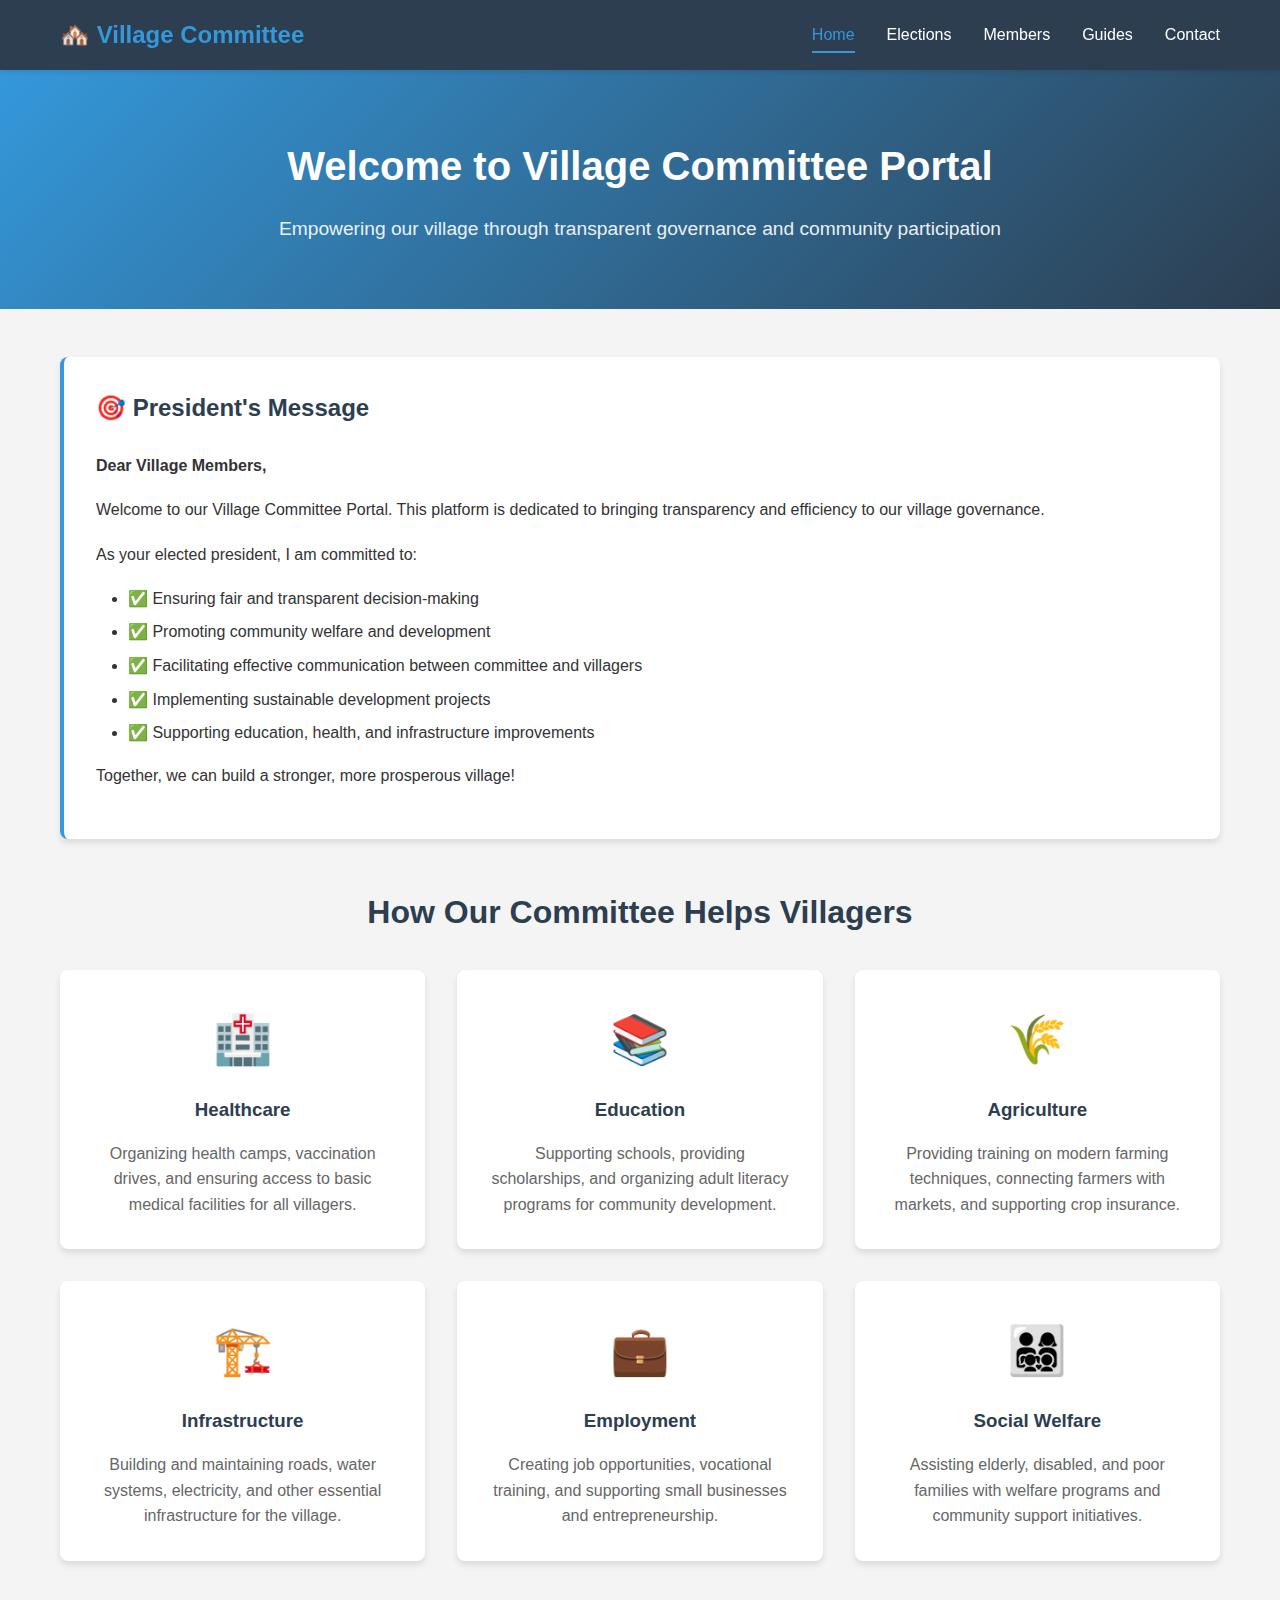
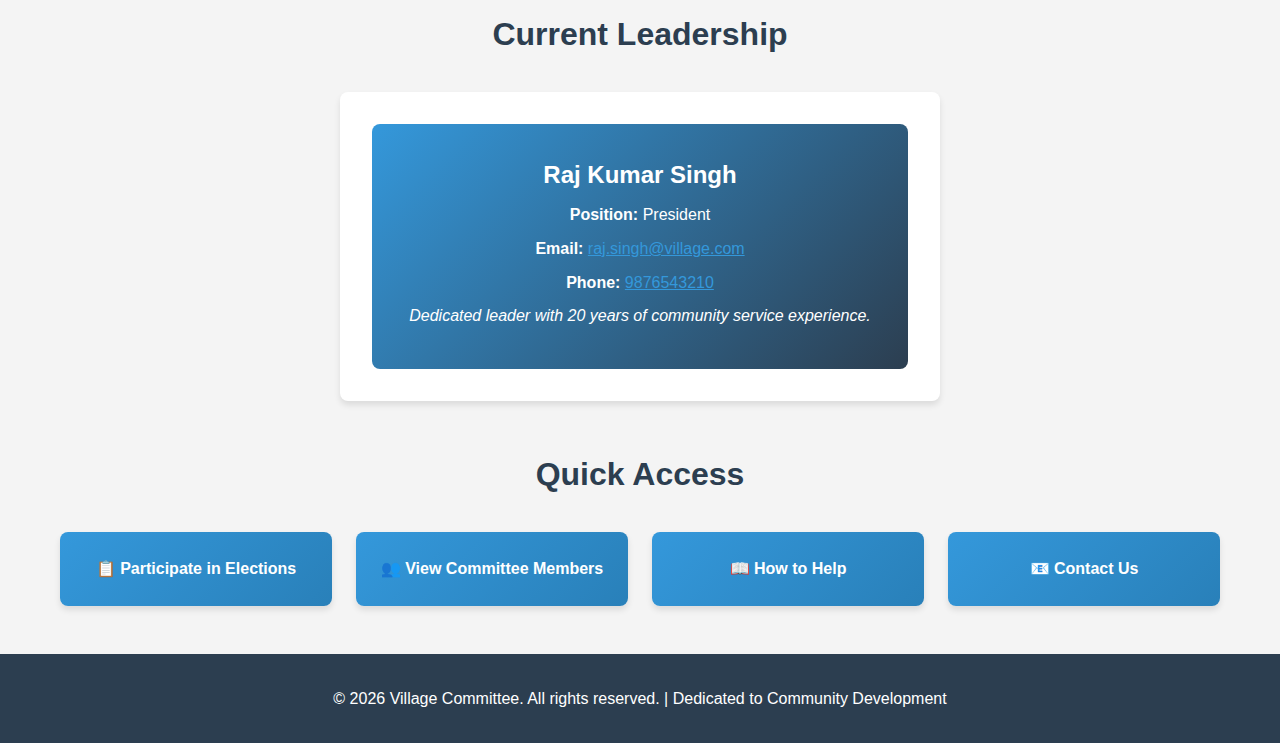
<file: index.html>
<!DOCTYPE html>
<html lang="en">
<head>
    <meta charset="UTF-8">
    <meta name="viewport" content="width=device-width, initial-scale=1.0">
    <title>Village Committee - Home</title>
    <link rel="stylesheet" href="css/styles.css">
    <link rel="icon" href="data:image/svg+xml,<svg xmlns='http://www.w3.org/2000/svg'><text y='32' font-size='32'>🏘️</text></svg>">
</head>
<body>
    <!-- Navigation Bar -->
    <nav class="navbar">
        <div class="container">
            <div class="logo">🏘️ Village Committee</div>
            <ul class="nav-links">
                <li><a href="index.html" class="active">Home</a></li>
                <li><a href="pages/election.html">Elections</a></li>
                <li><a href="pages/members.html">Members</a></li>
                <li><a href="pages/guides.html">Guides</a></li>
                <li><a href="pages/contact.html">Contact</a></li>
            </ul>
        </div>
    </nav>

    <!-- Header Section -->
    <header class="header">
        <div class="container">
            <h1>Welcome to Village Committee Portal</h1>
            <p>Empowering our village through transparent governance and community participation</p>
        </div>
    </header>

    <!-- Main Content -->
    <main>
        <div class="container">
            <!-- President's Message -->
            <section class="president-message">
                <div class="message-box">
                    <h2>🎯 President's Message</h2>
                    <div id="presidentMessage" class="message-content">
                        <p><strong>Dear Village Members,</strong></p>
                        <p>Welcome to our Village Committee Portal. This platform is dedicated to bringing transparency and efficiency to our village governance.</p>
                        <p>As your elected president, I am committed to:</p>
                        <ul>
                            <li>✅ Ensuring fair and transparent decision-making</li>
                            <li>✅ Promoting community welfare and development</li>
                            <li>✅ Facilitating effective communication between committee and villagers</li>
                            <li>✅ Implementing sustainable development projects</li>
                            <li>✅ Supporting education, health, and infrastructure improvements</li>
                        </ul>
                        <p>Together, we can build a stronger, more prosperous village!</p>
                    </div>
                </div>
            </section>

            <!-- How We Help -->
            <section class="how-we-help">
                <h2>How Our Committee Helps Villagers</h2>
                <div class="help-grid">
                    <div class="help-card">
                        <div class="card-icon">🏥</div>
                        <h3>Healthcare</h3>
                        <p>Organizing health camps, vaccination drives, and ensuring access to basic medical facilities for all villagers.</p>
                    </div>
                    <div class="help-card">
                        <div class="card-icon">📚</div>
                        <h3>Education</h3>
                        <p>Supporting schools, providing scholarships, and organizing adult literacy programs for community development.</p>
                    </div>
                    <div class="help-card">
                        <div class="card-icon">🌾</div>
                        <h3>Agriculture</h3>
                        <p>Providing training on modern farming techniques, connecting farmers with markets, and supporting crop insurance.</p>
                    </div>
                    <div class="help-card">
                        <div class="card-icon">🏗️</div>
                        <h3>Infrastructure</h3>
                        <p>Building and maintaining roads, water systems, electricity, and other essential infrastructure for the village.</p>
                    </div>
                    <div class="help-card">
                        <div class="card-icon">💼</div>
                        <h3>Employment</h3>
                        <p>Creating job opportunities, vocational training, and supporting small businesses and entrepreneurship.</p>
                    </div>
                    <div class="help-card">
                        <div class="card-icon">👨‍👩‍👧‍👦</div>
                        <h3>Social Welfare</h3>
                        <p>Assisting elderly, disabled, and poor families with welfare programs and community support initiatives.</p>
                    </div>
                </div>
            </section>

            <!-- Current President Info -->
            <section class="current-president">
                <h2>Current Leadership</h2>
                <div class="president-card">
                    <div id="presidentInfo"></div>
                </div>
            </section>

            <!-- Quick Links -->
            <section class="quick-links">
                <h2>Quick Access</h2>
                <div class="links-grid">
                    <a href="pages/election.html" class="link-button">📋 Participate in Elections</a>
                    <a href="pages/members.html" class="link-button">👥 View Committee Members</a>
                    <a href="pages/guides.html" class="link-button">📖 How to Help</a>
                    <a href="pages/contact.html" class="link-button">📧 Contact Us</a>
                </div>
            </section>
        </div>
    </main>

    <!-- Footer -->
    <footer class="footer">
        <div class="container">
            <p>&copy; 2026 Village Committee. All rights reserved. | Dedicated to Community Development</p>
        </div>
    </footer>

    <script src="js/script.js"></script>
</body>
</html>
</file>
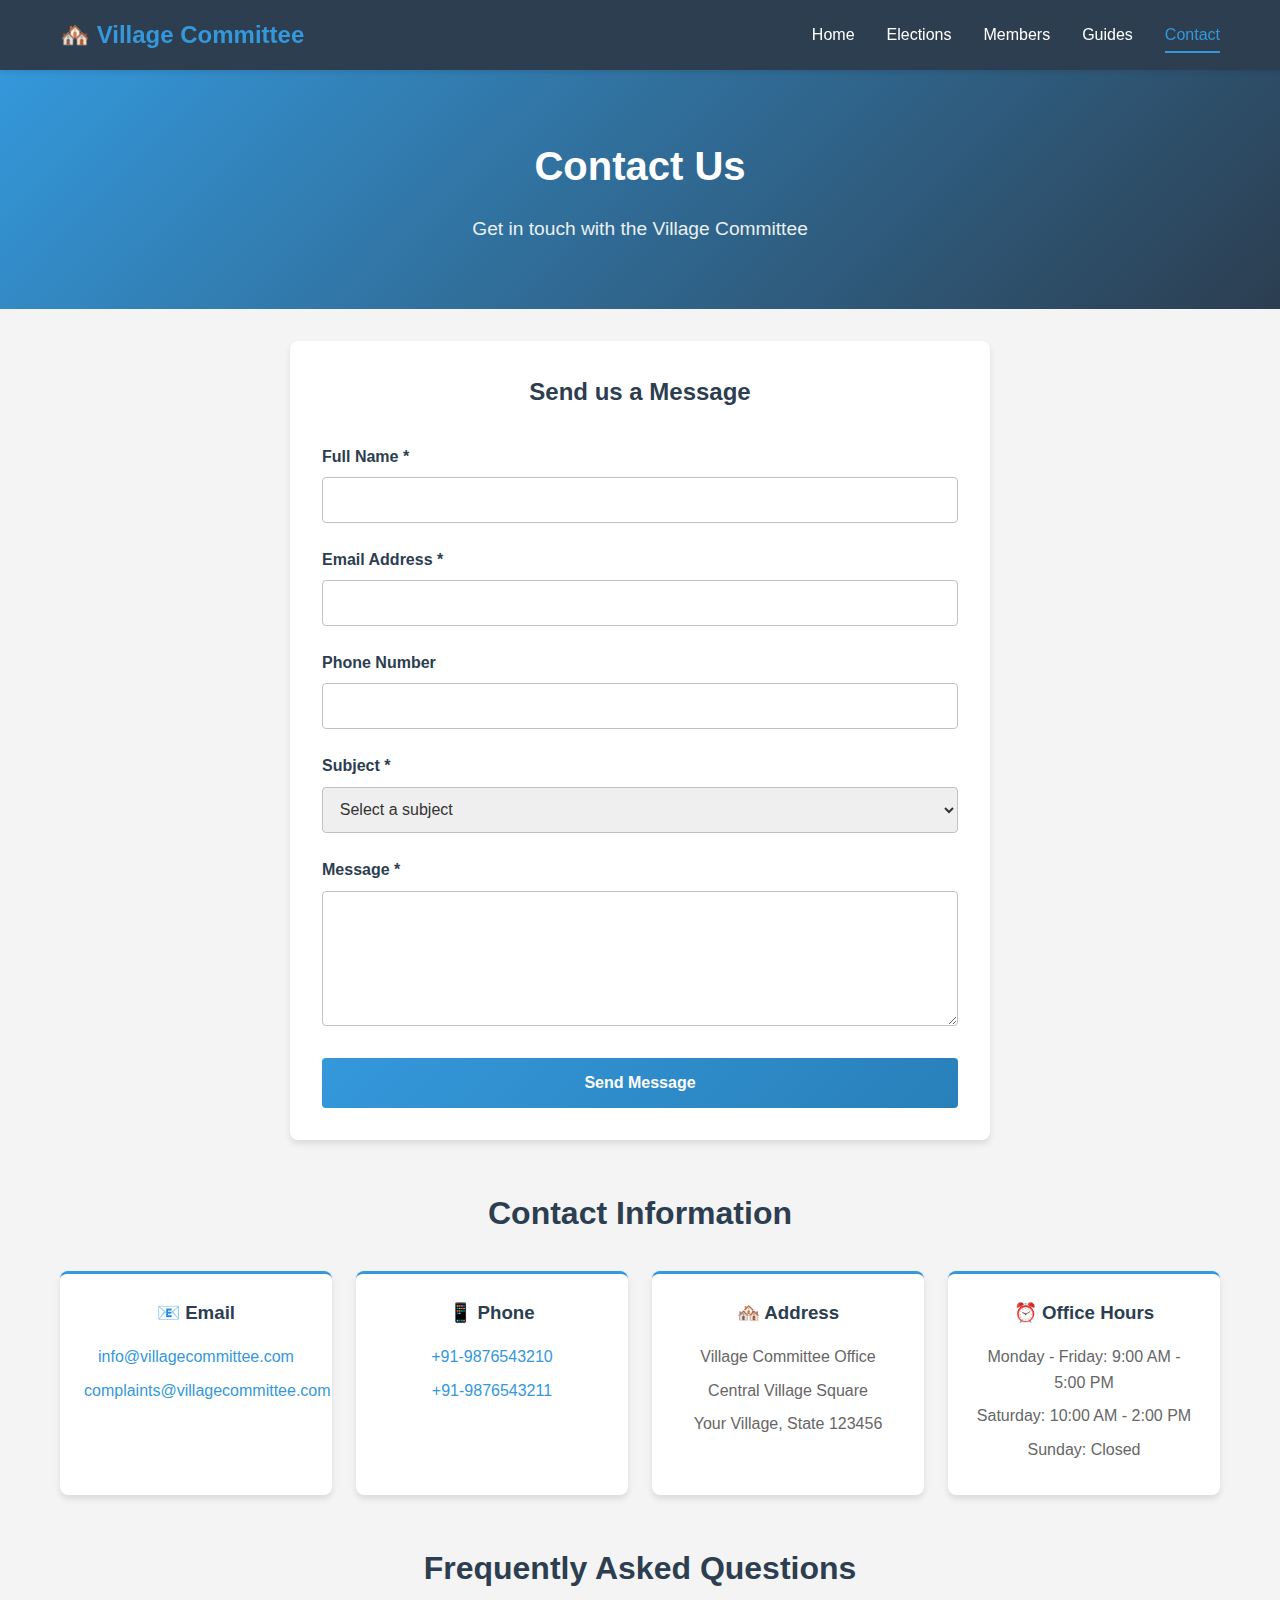
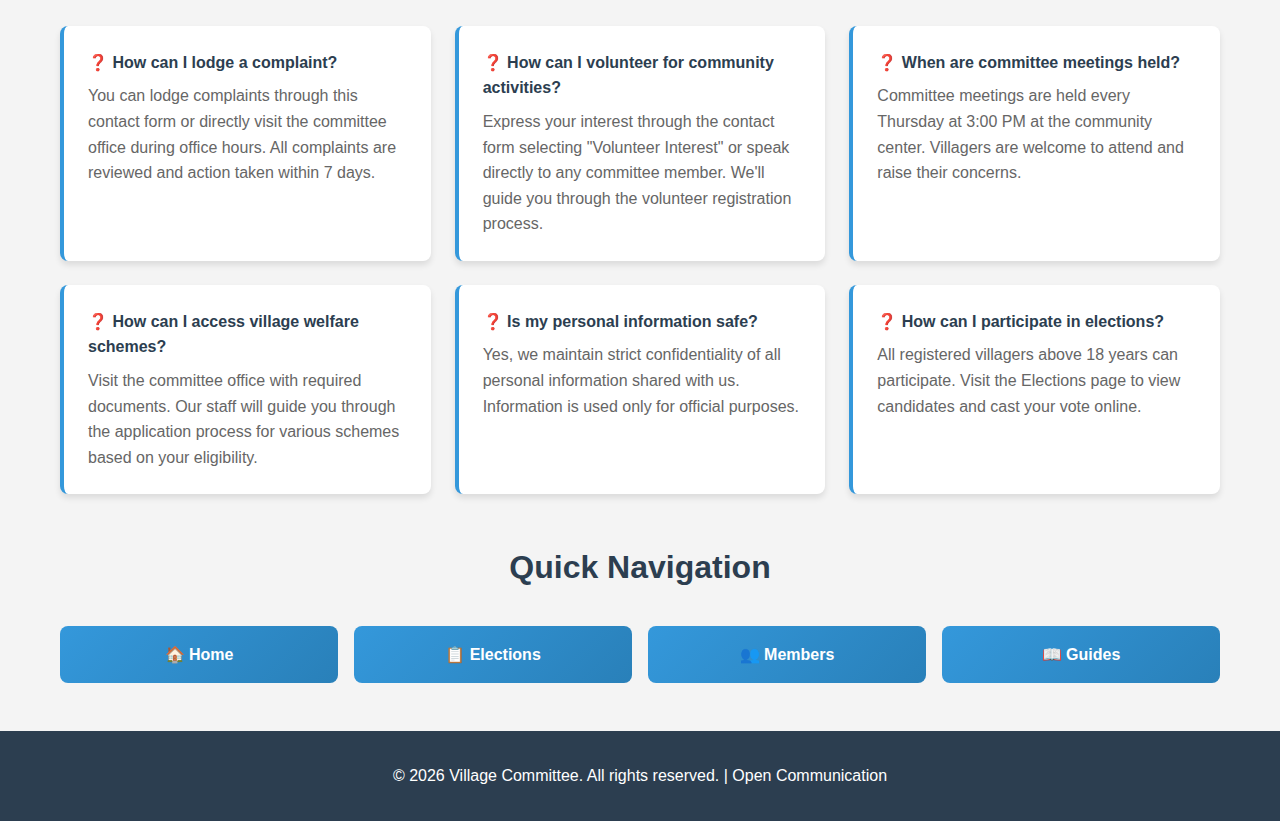
<file: pages/contact.html>
<!DOCTYPE html>
<html lang="en">
<head>
    <meta charset="UTF-8">
    <meta name="viewport" content="width=device-width, initial-scale=1.0">
    <title>Village Committee - Contact</title>
    <link rel="stylesheet" href="../css/styles.css">
    <link rel="stylesheet" href="../css/contact.css">
    <link rel="icon" href="data:image/svg+xml,<svg xmlns='http://www.w3.org/2000/svg'><text y='32' font-size='32'>🏘️</text></svg>">
</head>
<body>
    <!-- Navigation Bar -->
    <nav class="navbar">
        <div class="container">
            <div class="logo">🏘️ Village Committee</div>
            <ul class="nav-links">
                <li><a href="../index.html">Home</a></li>
                <li><a href="election.html">Elections</a></li>
                <li><a href="members.html">Members</a></li>
                <li><a href="guides.html">Guides</a></li>
                <li><a href="contact.html" class="active">Contact</a></li>
            </ul>
        </div>
    </nav>

    <!-- Header -->
    <header class="header">
        <div class="container">
            <h1>Contact Us</h1>
            <p>Get in touch with the Village Committee</p>
        </div>
    </header>

    <main>
        <div class="container">
            <!-- Contact Form -->
            <section class="contact-form-section">
                <div class="form-container">
                    <h2>Send us a Message</h2>
                    <form id="contactForm" onsubmit="handleContactForm(event)">
                        <div class="form-group">
                            <label for="name">Full Name *</label>
                            <input type="text" id="name" name="name" required>
                        </div>

                        <div class="form-group">
                            <label for="email">Email Address *</label>
                            <input type="email" id="email" name="email" required>
                        </div>

                        <div class="form-group">
                            <label for="phone">Phone Number</label>
                            <input type="tel" id="phone" name="phone">
                        </div>

                        <div class="form-group">
                            <label for="subject">Subject *</label>
                            <select id="subject" name="subject" required>
                                <option value="">Select a subject</option>
                                <option value="complaint">Lodge Complaint</option>
                                <option value="suggestion">Suggestion</option>
                                <option value="event">Event Participation</option>
                                <option value="volunteer">Volunteer Interest</option>
                                <option value="help">Request for Help</option>
                                <option value="other">Other</option>
                            </select>
                        </div>

                        <div class="form-group">
                            <label for="message">Message *</label>
                            <textarea id="message" name="message" rows="6" required></textarea>
                        </div>

                        <button type="submit" class="submit-btn">Send Message</button>
                    </form>
                </div>
            </section>

            <!-- Contact Information -->
            <section class="contact-info-section">
                <h2>Contact Information</h2>
                <div class="info-grid">
                    <div class="info-box">
                        <h3>📧 Email</h3>
                        <p><a href="mailto:info@villagecommittee.com">info@villagecommittee.com</a></p>
                        <p><a href="mailto:complaints@villagecommittee.com">complaints@villagecommittee.com</a></p>
                    </div>

                    <div class="info-box">
                        <h3>📱 Phone</h3>
                        <p><a href="tel:+91-9876543210">+91-9876543210</a></p>
                        <p><a href="tel:+91-9876543211">+91-9876543211</a></p>
                    </div>

                    <div class="info-box">
                        <h3>🏘️ Address</h3>
                        <p>Village Committee Office</p>
                        <p>Central Village Square</p>
                        <p>Your Village, State 123456</p>
                    </div>

                    <div class="info-box">
                        <h3>⏰ Office Hours</h3>
                        <p>Monday - Friday: 9:00 AM - 5:00 PM</p>
                        <p>Saturday: 10:00 AM - 2:00 PM</p>
                        <p>Sunday: Closed</p>
                    </div>
                </div>
            </section>

            <!-- FAQs -->
            <section class="faq-section">
                <h2>Frequently Asked Questions</h2>
                <div class="faq-container">
                    <div class="faq-item">
                        <h4>❓ How can I lodge a complaint?</h4>
                        <p>You can lodge complaints through this contact form or directly visit the committee office during office hours. All complaints are reviewed and action taken within 7 days.</p>
                    </div>

                    <div class="faq-item">
                        <h4>❓ How can I volunteer for community activities?</h4>
                        <p>Express your interest through the contact form selecting "Volunteer Interest" or speak directly to any committee member. We'll guide you through the volunteer registration process.</p>
                    </div>

                    <div class="faq-item">
                        <h4>❓ When are committee meetings held?</h4>
                        <p>Committee meetings are held every Thursday at 3:00 PM at the community center. Villagers are welcome to attend and raise their concerns.</p>
                    </div>

                    <div class="faq-item">
                        <h4>❓ How can I access village welfare schemes?</h4>
                        <p>Visit the committee office with required documents. Our staff will guide you through the application process for various schemes based on your eligibility.</p>
                    </div>

                    <div class="faq-item">
                        <h4>❓ Is my personal information safe?</h4>
                        <p>Yes, we maintain strict confidentiality of all personal information shared with us. Information is used only for official purposes.</p>
                    </div>

                    <div class="faq-item">
                        <h4>❓ How can I participate in elections?</h4>
                        <p>All registered villagers above 18 years can participate. Visit the Elections page to view candidates and cast your vote online.</p>
                    </div>
                </div>
            </section>

            <!-- Quick Links -->
            <section class="quick-links-section">
                <h2>Quick Navigation</h2>
                <div class="quick-nav-grid">
                    <a href="../index.html" class="nav-link">🏠 Home</a>
                    <a href="election.html" class="nav-link">📋 Elections</a>
                    <a href="members.html" class="nav-link">👥 Members</a>
                    <a href="guides.html" class="nav-link">📖 Guides</a>
                </div>
            </section>
        </div>
    </main>

    <!-- Footer -->
    <footer class="footer">
        <div class="container">
            <p>&copy; 2026 Village Committee. All rights reserved. | Open Communication</p>
        </div>
    </footer>

    <script src="../js/script.js"></script>
    <script src="../js/contact.js"></script>
</body>
</html>
</file>
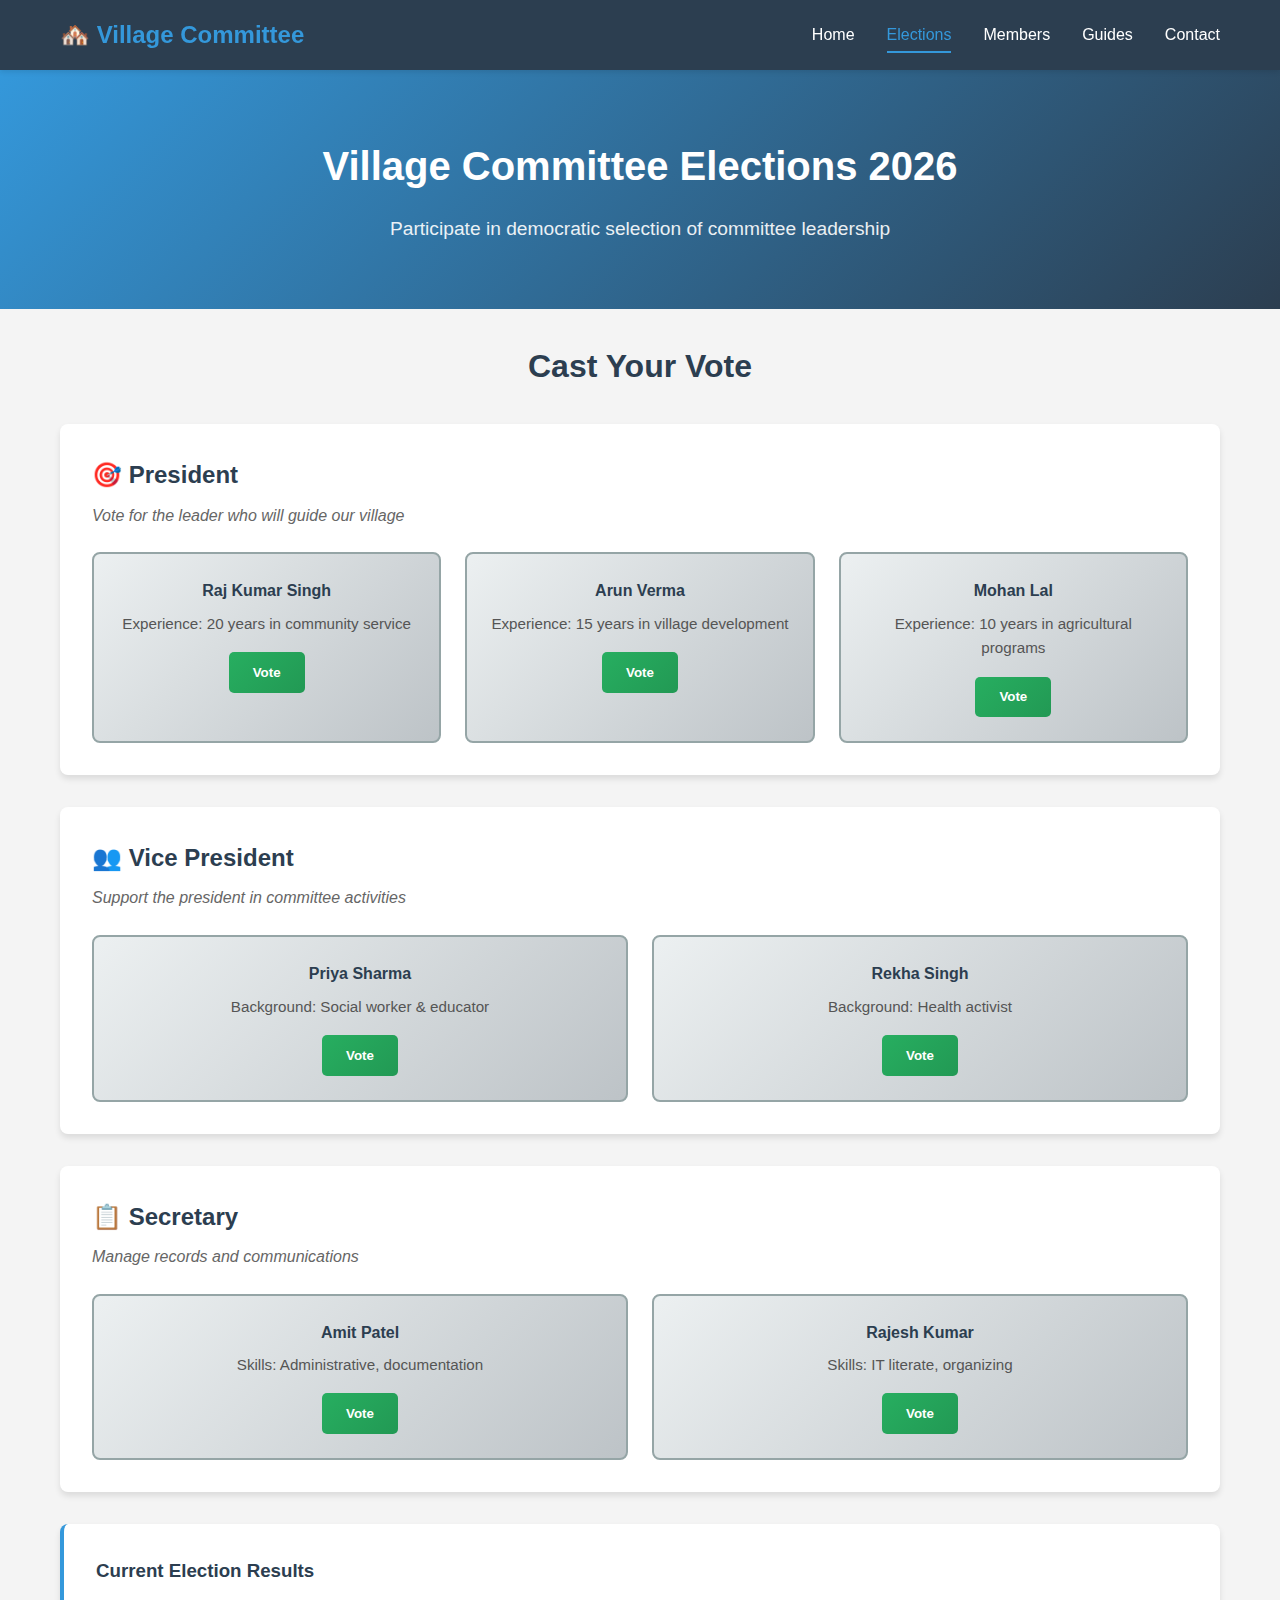
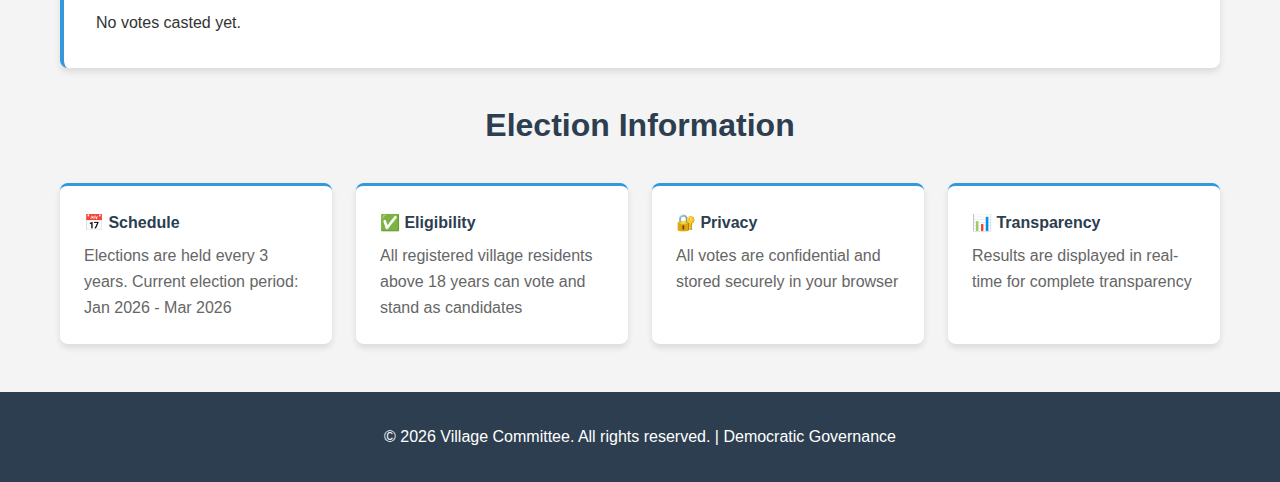
<file: pages/election.html>
<!DOCTYPE html>
<html lang="en">
<head>
    <meta charset="UTF-8">
    <meta name="viewport" content="width=device-width, initial-scale=1.0">
    <title>Village Committee - Elections</title>
    <link rel="stylesheet" href="../css/styles.css">
    <link rel="stylesheet" href="../css/election.css">
    <link rel="icon" href="data:image/svg+xml,<svg xmlns='http://www.w3.org/2000/svg'><text y='32' font-size='32'>🏘️</text></svg>">
</head>
<body>
    <!-- Navigation Bar -->
    <nav class="navbar">
        <div class="container">
            <div class="logo">🏘️ Village Committee</div>
            <ul class="nav-links">
                <li><a href="../index.html">Home</a></li>
                <li><a href="election.html" class="active">Elections</a></li>
                <li><a href="members.html">Members</a></li>
                <li><a href="guides.html">Guides</a></li>
                <li><a href="contact.html">Contact</a></li>
            </ul>
        </div>
    </nav>

    <!-- Header -->
    <header class="header">
        <div class="container">
            <h1>Village Committee Elections 2026</h1>
            <p>Participate in democratic selection of committee leadership</p>
        </div>
    </header>

    <main>
        <div class="container">
            <!-- Election Voting Section -->
            <section class="election-voting">
                <h2>Cast Your Vote</h2>
                
                <!-- President Election -->
                <div class="position-section">
                    <h3>🎯 President</h3>
                    <p class="position-description">Vote for the leader who will guide our village</p>
                    <div class="candidates-grid">
                        <div class="candidate-card">
                            <h4>Raj Kumar Singh</h4>
                            <p>Experience: 20 years in community service</p>
                            <button onclick="castVote('President', 'Raj Kumar Singh')">Vote</button>
                        </div>
                        <div class="candidate-card">
                            <h4>Arun Verma</h4>
                            <p>Experience: 15 years in village development</p>
                            <button onclick="castVote('President', 'Arun Verma')">Vote</button>
                        </div>
                        <div class="candidate-card">
                            <h4>Mohan Lal</h4>
                            <p>Experience: 10 years in agricultural programs</p>
                            <button onclick="castVote('President', 'Mohan Lal')">Vote</button>
                        </div>
                    </div>
                </div>

                <!-- Vice President Election -->
                <div class="position-section">
                    <h3>👥 Vice President</h3>
                    <p class="position-description">Support the president in committee activities</p>
                    <div class="candidates-grid">
                        <div class="candidate-card">
                            <h4>Priya Sharma</h4>
                            <p>Background: Social worker & educator</p>
                            <button onclick="castVote('Vice President', 'Priya Sharma')">Vote</button>
                        </div>
                        <div class="candidate-card">
                            <h4>Rekha Singh</h4>
                            <p>Background: Health activist</p>
                            <button onclick="castVote('Vice President', 'Rekha Singh')">Vote</button>
                        </div>
                    </div>
                </div>

                <!-- Secretary Election -->
                <div class="position-section">
                    <h3>📋 Secretary</h3>
                    <p class="position-description">Manage records and communications</p>
                    <div class="candidates-grid">
                        <div class="candidate-card">
                            <h4>Amit Patel</h4>
                            <p>Skills: Administrative, documentation</p>
                            <button onclick="castVote('Secretary', 'Amit Patel')">Vote</button>
                        </div>
                        <div class="candidate-card">
                            <h4>Rajesh Kumar</h4>
                            <p>Skills: IT literate, organizing</p>
                            <button onclick="castVote('Secretary', 'Rajesh Kumar')">Vote</button>
                        </div>
                    </div>
                </div>
            </section>

            <!-- Election Results -->
            <section class="election-results">
                <div id="electionResults"></div>
            </section>

            <!-- Election Information -->
            <section class="election-info">
                <h2>Election Information</h2>
                <div class="info-cards">
                    <div class="info-card">
                        <h4>📅 Schedule</h4>
                        <p>Elections are held every 3 years. Current election period: Jan 2026 - Mar 2026</p>
                    </div>
                    <div class="info-card">
                        <h4>✅ Eligibility</h4>
                        <p>All registered village residents above 18 years can vote and stand as candidates</p>
                    </div>
                    <div class="info-card">
                        <h4>🔐 Privacy</h4>
                        <p>All votes are confidential and stored securely in your browser</p>
                    </div>
                    <div class="info-card">
                        <h4>📊 Transparency</h4>
                        <p>Results are displayed in real-time for complete transparency</p>
                    </div>
                </div>
            </section>
        </div>
    </main>

    <!-- Footer -->
    <footer class="footer">
        <div class="container">
            <p>&copy; 2026 Village Committee. All rights reserved. | Democratic Governance</p>
        </div>
    </footer>

    <script src="../js/script.js"></script>
</body>
</html>
</file>
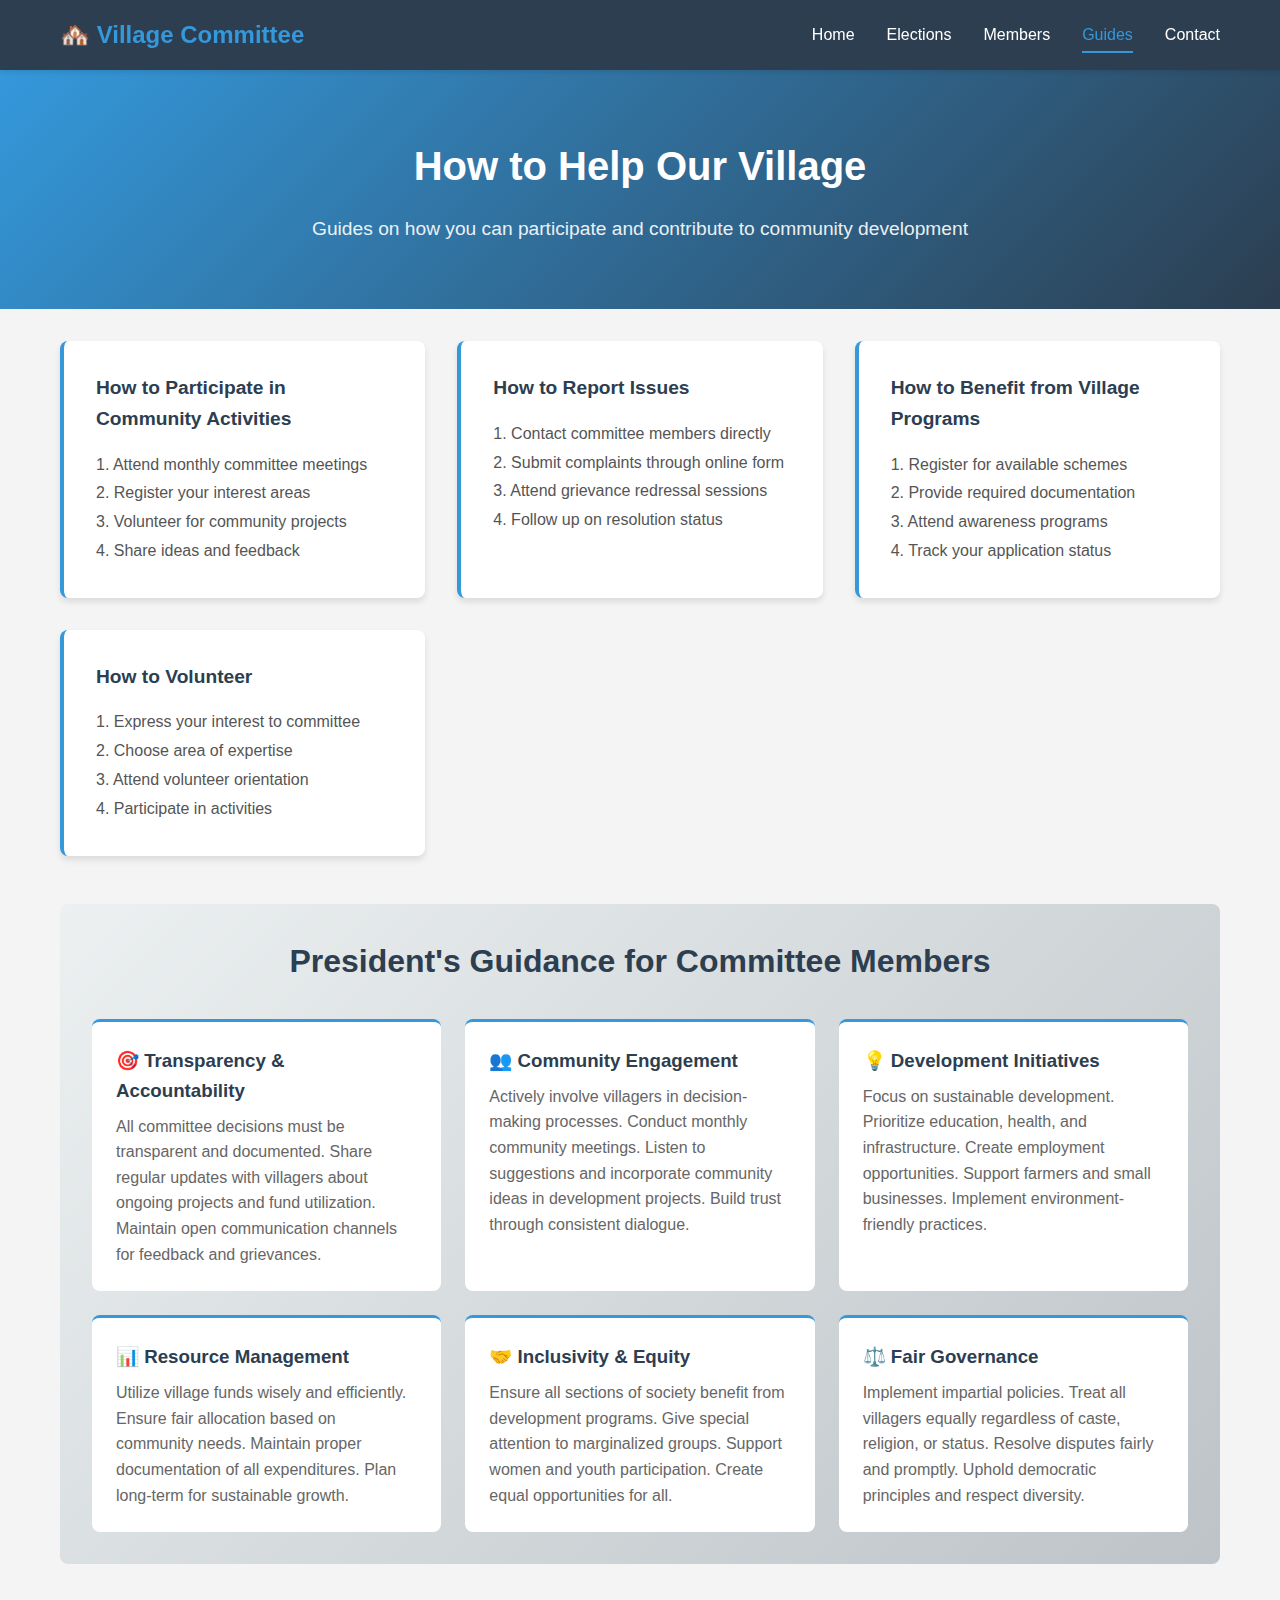
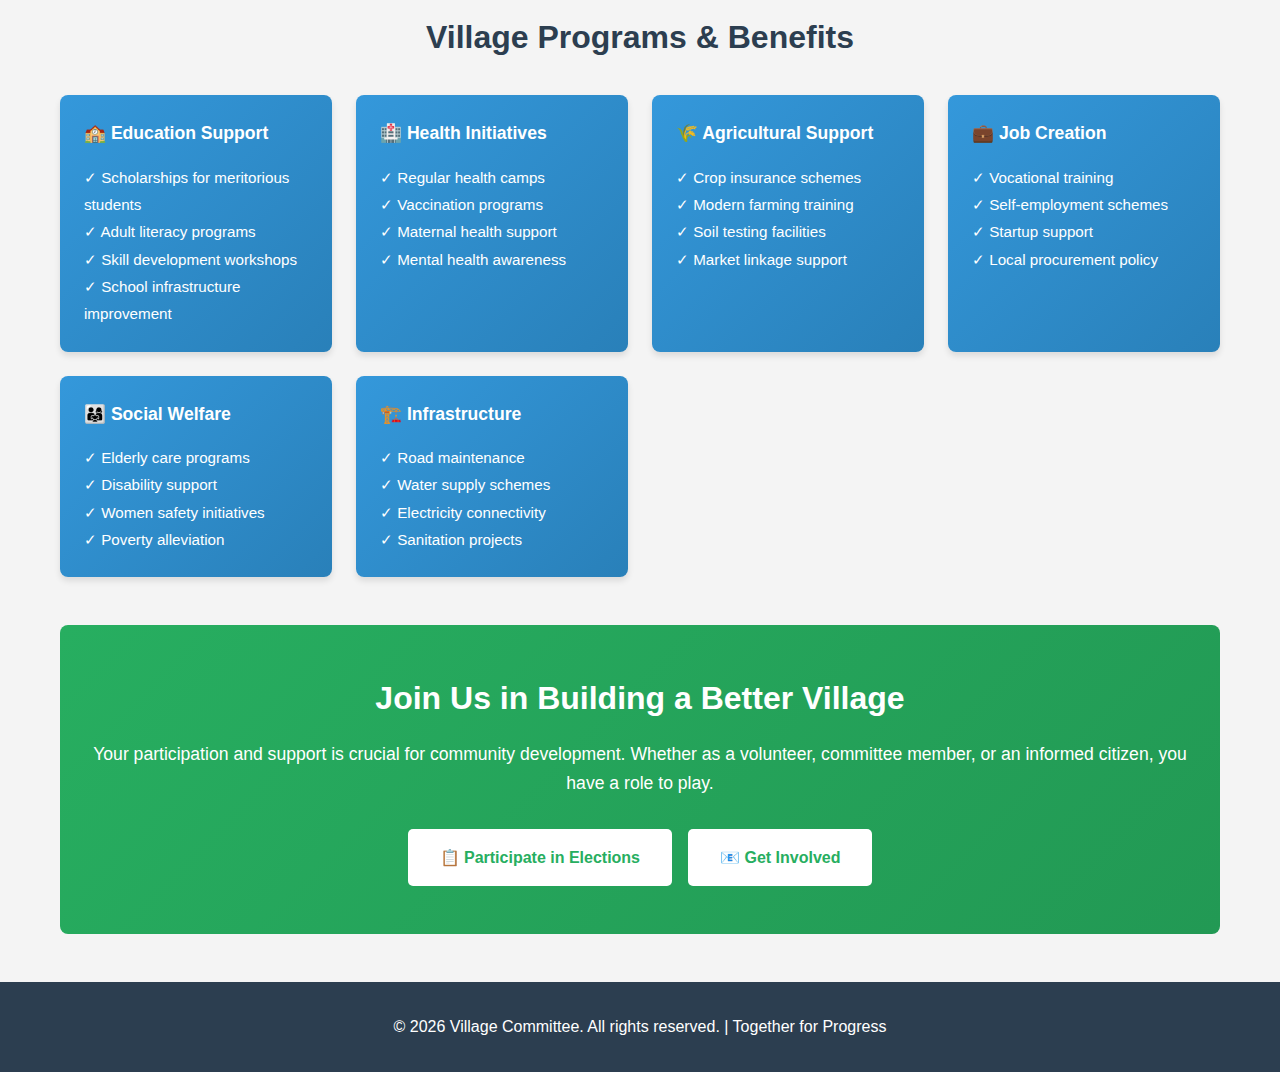
<file: pages/guides.html>
<!DOCTYPE html>
<html lang="en">
<head>
    <meta charset="UTF-8">
    <meta name="viewport" content="width=device-width, initial-scale=1.0">
    <title>Village Committee - How to Help</title>
    <link rel="stylesheet" href="../css/styles.css">
    <link rel="stylesheet" href="../css/guides.css">
    <link rel="icon" href="data:image/svg+xml,<svg xmlns='http://www.w3.org/2000/svg'><text y='32' font-size='32'>🏘️</text></svg>">
</head>
<body>
    <!-- Navigation Bar -->
    <nav class="navbar">
        <div class="container">
            <div class="logo">🏘️ Village Committee</div>
            <ul class="nav-links">
                <li><a href="../index.html">Home</a></li>
                <li><a href="election.html">Elections</a></li>
                <li><a href="members.html">Members</a></li>
                <li><a href="guides.html" class="active">Guides</a></li>
                <li><a href="contact.html">Contact</a></li>
            </ul>
        </div>
    </nav>

    <!-- Header -->
    <header class="header">
        <div class="container">
            <h1>How to Help Our Village</h1>
            <p>Guides on how you can participate and contribute to community development</p>
        </div>
    </header>

    <main>
        <div class="container">
            <!-- Guides Container -->
            <section class="guides-section">
                <div id="guidesContainer" class="guides-grid"></div>
            </section>

            <!-- President's Guidance -->
            <section class="president-guidance">
                <h2>President's Guidance for Committee Members</h2>
                <div class="guidance-content">
                    <div class="guidance-item">
                        <h3>🎯 Transparency & Accountability</h3>
                        <p>All committee decisions must be transparent and documented. Share regular updates with villagers about ongoing projects and fund utilization. Maintain open communication channels for feedback and grievances.</p>
                    </div>
                    <div class="guidance-item">
                        <h3>👥 Community Engagement</h3>
                        <p>Actively involve villagers in decision-making processes. Conduct monthly community meetings. Listen to suggestions and incorporate community ideas in development projects. Build trust through consistent dialogue.</p>
                    </div>
                    <div class="guidance-item">
                        <h3>💡 Development Initiatives</h3>
                        <p>Focus on sustainable development. Prioritize education, health, and infrastructure. Create employment opportunities. Support farmers and small businesses. Implement environment-friendly practices.</p>
                    </div>
                    <div class="guidance-item">
                        <h3>📊 Resource Management</h3>
                        <p>Utilize village funds wisely and efficiently. Ensure fair allocation based on community needs. Maintain proper documentation of all expenditures. Plan long-term for sustainable growth.</p>
                    </div>
                    <div class="guidance-item">
                        <h3>🤝 Inclusivity & Equity</h3>
                        <p>Ensure all sections of society benefit from development programs. Give special attention to marginalized groups. Support women and youth participation. Create equal opportunities for all.</p>
                    </div>
                    <div class="guidance-item">
                        <h3>⚖️ Fair Governance</h3>
                        <p>Implement impartial policies. Treat all villagers equally regardless of caste, religion, or status. Resolve disputes fairly and promptly. Uphold democratic principles and respect diversity.</p>
                    </div>
                </div>
            </section>

            <!-- Village Programs -->
            <section class="village-programs">
                <h2>Village Programs & Benefits</h2>
                <div class="programs-grid">
                    <div class="program-card">
                        <h3>🏫 Education Support</h3>
                        <p>✓ Scholarships for meritorious students<br>✓ Adult literacy programs<br>✓ Skill development workshops<br>✓ School infrastructure improvement</p>
                    </div>
                    <div class="program-card">
                        <h3>🏥 Health Initiatives</h3>
                        <p>✓ Regular health camps<br>✓ Vaccination programs<br>✓ Maternal health support<br>✓ Mental health awareness</p>
                    </div>
                    <div class="program-card">
                        <h3>🌾 Agricultural Support</h3>
                        <p>✓ Crop insurance schemes<br>✓ Modern farming training<br>✓ Soil testing facilities<br>✓ Market linkage support</p>
                    </div>
                    <div class="program-card">
                        <h3>💼 Job Creation</h3>
                        <p>✓ Vocational training<br>✓ Self-employment schemes<br>✓ Startup support<br>✓ Local procurement policy</p>
                    </div>
                    <div class="program-card">
                        <h3>👨‍👩‍👧 Social Welfare</h3>
                        <p>✓ Elderly care programs<br>✓ Disability support<br>✓ Women safety initiatives<br>✓ Poverty alleviation</p>
                    </div>
                    <div class="program-card">
                        <h3>🏗️ Infrastructure</h3>
                        <p>✓ Road maintenance<br>✓ Water supply schemes<br>✓ Electricity connectivity<br>✓ Sanitation projects</p>
                    </div>
                </div>
            </section>

            <!-- Call to Action -->
            <section class="call-to-action">
                <h2>Join Us in Building a Better Village</h2>
                <p>Your participation and support is crucial for community development. Whether as a volunteer, committee member, or an informed citizen, you have a role to play.</p>
                <div class="cta-buttons">
                    <a href="election.html" class="cta-button">📋 Participate in Elections</a>
                    <a href="contact.html" class="cta-button">📧 Get Involved</a>
                </div>
            </section>
        </div>
    </main>

    <!-- Footer -->
    <footer class="footer">
        <div class="container">
            <p>&copy; 2026 Village Committee. All rights reserved. | Together for Progress</p>
        </div>
    </footer>

    <script src="../js/script.js"></script>
</body>
</html>
</file>
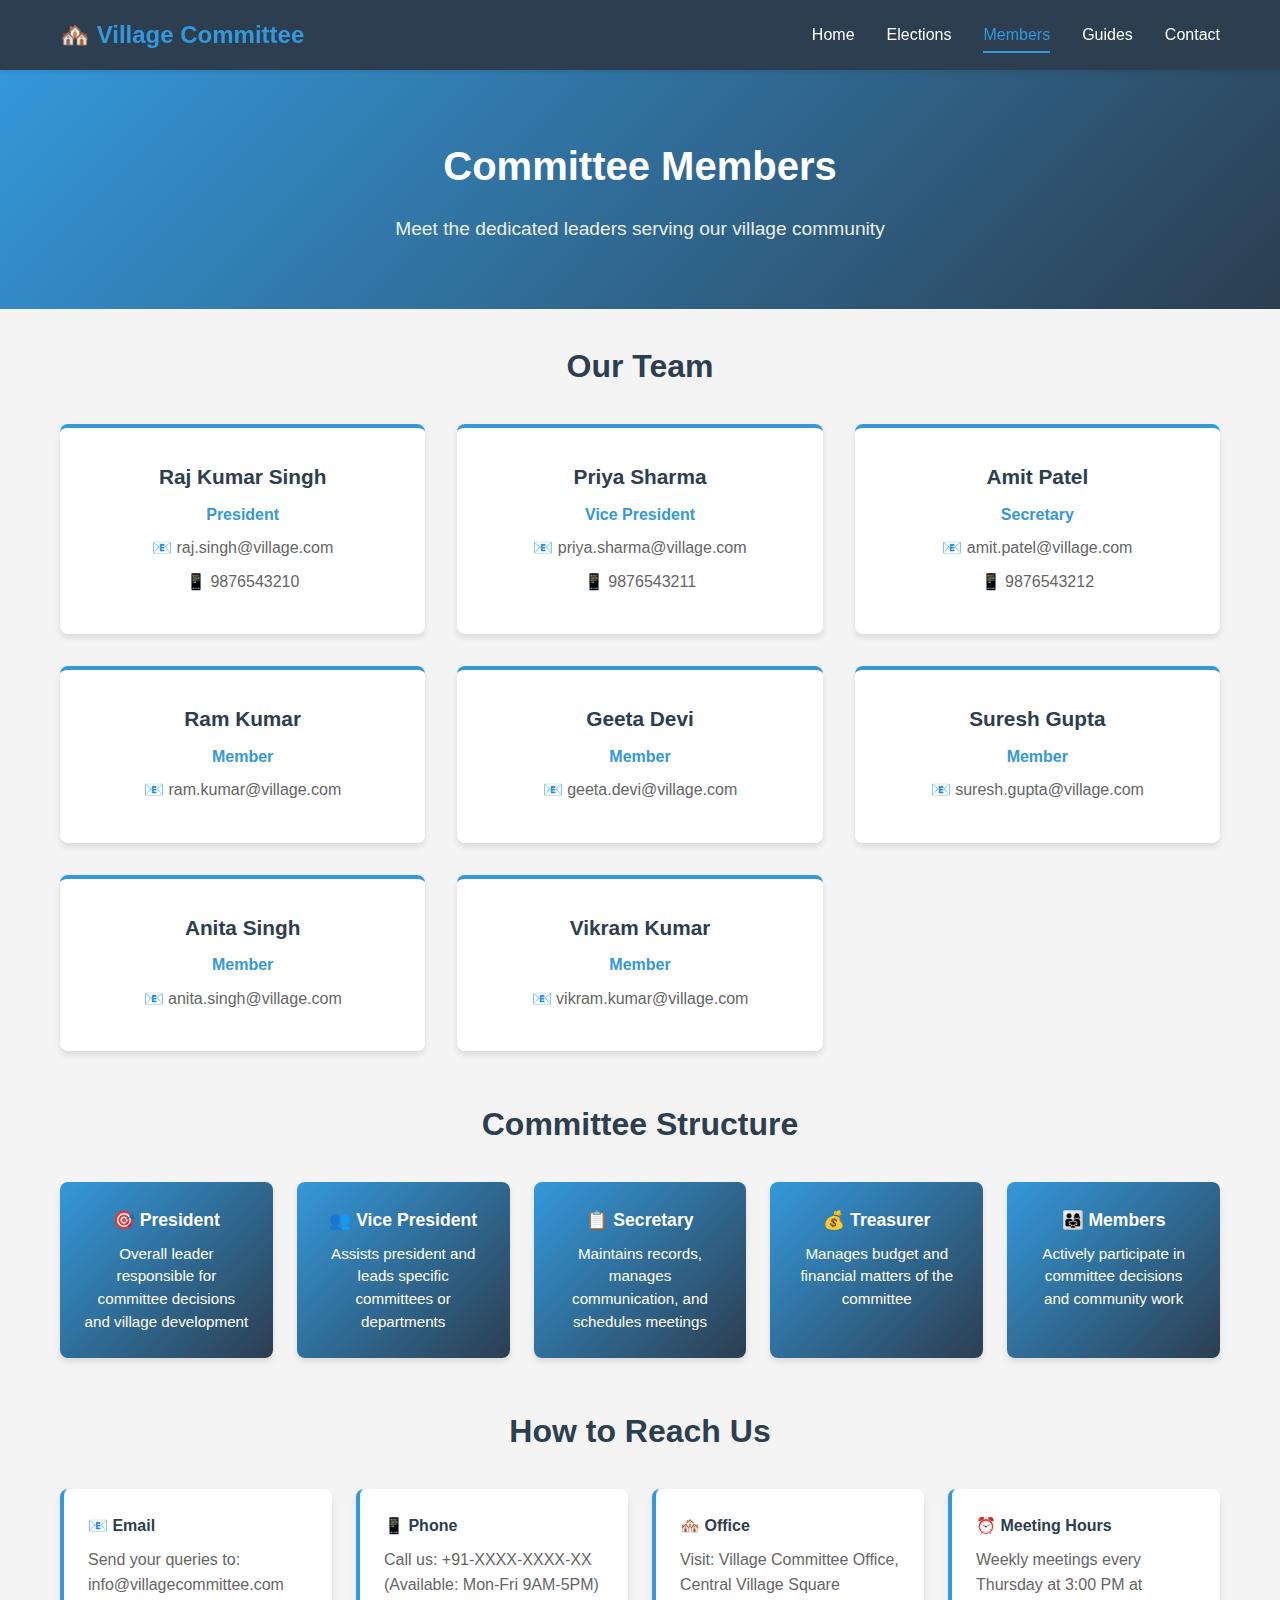
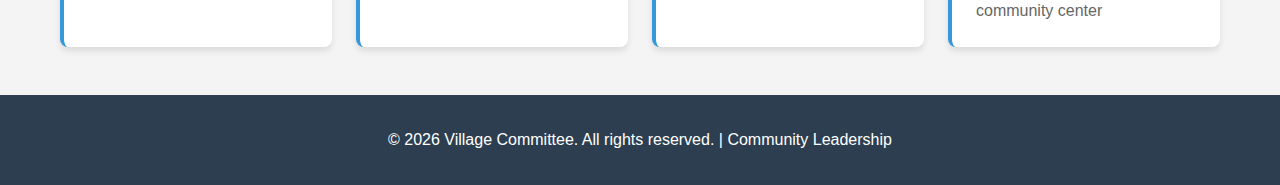
<file: pages/members.html>
<!DOCTYPE html>
<html lang="en">
<head>
    <meta charset="UTF-8">
    <meta name="viewport" content="width=device-width, initial-scale=1.0">
    <title>Village Committee - Members</title>
    <link rel="stylesheet" href="../css/styles.css">
    <link rel="stylesheet" href="../css/members.css">
    <link rel="icon" href="data:image/svg+xml,<svg xmlns='http://www.w3.org/2000/svg'><text y='32' font-size='32'>🏘️</text></svg>">
</head>
<body>
    <!-- Navigation Bar -->
    <nav class="navbar">
        <div class="container">
            <div class="logo">🏘️ Village Committee</div>
            <ul class="nav-links">
                <li><a href="../index.html">Home</a></li>
                <li><a href="election.html">Elections</a></li>
                <li><a href="members.html" class="active">Members</a></li>
                <li><a href="guides.html">Guides</a></li>
                <li><a href="contact.html">Contact</a></li>
            </ul>
        </div>
    </nav>

    <!-- Header -->
    <header class="header">
        <div class="container">
            <h1>Committee Members</h1>
            <p>Meet the dedicated leaders serving our village community</p>
        </div>
    </header>

    <main>
        <div class="container">
            <!-- Members List -->
            <section class="members-section">
                <h2>Our Team</h2>
                <div id="membersContainer" class="members-grid"></div>
            </section>

            <!-- Committee Structure -->
            <section class="committee-structure">
                <h2>Committee Structure</h2>
                <div class="structure-info">
                    <div class="role-info">
                        <h3>🎯 President</h3>
                        <p>Overall leader responsible for committee decisions and village development</p>
                    </div>
                    <div class="role-info">
                        <h3>👥 Vice President</h3>
                        <p>Assists president and leads specific committees or departments</p>
                    </div>
                    <div class="role-info">
                        <h3>📋 Secretary</h3>
                        <p>Maintains records, manages communication, and schedules meetings</p>
                    </div>
                    <div class="role-info">
                        <h3>💰 Treasurer</h3>
                        <p>Manages budget and financial matters of the committee</p>
                    </div>
                    <div class="role-info">
                        <h3>👨‍👩‍👧 Members</h3>
                        <p>Actively participate in committee decisions and community work</p>
                    </div>
                </div>
            </section>

            <!-- How to Contact -->
            <section class="contact-section">
                <h2>How to Reach Us</h2>
                <div class="contact-methods">
                    <div class="contact-card">
                        <h4>📧 Email</h4>
                        <p>Send your queries to: info@villagecommittee.com</p>
                    </div>
                    <div class="contact-card">
                        <h4>📱 Phone</h4>
                        <p>Call us: +91-XXXX-XXXX-XX (Available: Mon-Fri 9AM-5PM)</p>
                    </div>
                    <div class="contact-card">
                        <h4>🏘️ Office</h4>
                        <p>Visit: Village Committee Office, Central Village Square</p>
                    </div>
                    <div class="contact-card">
                        <h4>⏰ Meeting Hours</h4>
                        <p>Weekly meetings every Thursday at 3:00 PM at community center</p>
                    </div>
                </div>
            </section>
        </div>
    </main>

    <!-- Footer -->
    <footer class="footer">
        <div class="container">
            <p>&copy; 2026 Village Committee. All rights reserved. | Community Leadership</p>
        </div>
    </footer>

    <script src="../js/script.js"></script>
</body>
</html>
</file>
<file: css/styles.css>
* {
    margin: 0;
    padding: 0;
    box-sizing: border-box;
}

body {
    font-family: 'Segoe UI', Tahoma, Geneva, Verdana, sans-serif;
    line-height: 1.6;
    color: #333;
    background-color: #f4f4f4;
}

.container {
    max-width: 1200px;
    margin: 0 auto;
    padding: 0 20px;
}

/* Navigation Bar */
.navbar {
    background-color: #2c3e50;
    color: white;
    padding: 1rem 0;
    position: sticky;
    top: 0;
    z-index: 100;
    box-shadow: 0 2px 5px rgba(0,0,0,0.1);
}

.navbar .container {
    display: flex;
    justify-content: space-between;
    align-items: center;
}

.logo {
    font-size: 1.5rem;
    font-weight: bold;
    color: #3498db;
}

.nav-links {
    display: flex;
    list-style: none;
    gap: 2rem;
}

.nav-links a {
    color: white;
    text-decoration: none;
    transition: color 0.3s;
    padding: 0.5rem 0;
    border-bottom: 2px solid transparent;
}

.nav-links a:hover,
.nav-links a.active {
    color: #3498db;
    border-bottom-color: #3498db;
}

/* Header Section */
.header {
    background: linear-gradient(135deg, #3498db 0%, #2c3e50 100%);
    color: white;
    padding: 4rem 0;
    text-align: center;
}

.header h1 {
    font-size: 2.5rem;
    margin-bottom: 1rem;
}

.header p {
    font-size: 1.2rem;
    opacity: 0.9;
}

/* President Message */
.president-message {
    margin: 3rem 0;
}

.message-box {
    background: white;
    padding: 2rem;
    border-radius: 8px;
    box-shadow: 0 4px 6px rgba(0,0,0,0.1);
    border-left: 4px solid #3498db;
}

.message-box h2 {
    color: #2c3e50;
    margin-bottom: 1.5rem;
}

.message-content p {
    margin-bottom: 1rem;
    line-height: 1.8;
}

.message-content ul {
    margin-left: 2rem;
    margin-bottom: 1rem;
}

.message-content li {
    margin-bottom: 0.5rem;
}

/* How We Help Section */
.how-we-help {
    margin: 3rem 0;
}

.how-we-help h2 {
    text-align: center;
    color: #2c3e50;
    margin-bottom: 2rem;
    font-size: 2rem;
}

.help-grid {
    display: grid;
    grid-template-columns: repeat(auto-fit, minmax(300px, 1fr));
    gap: 2rem;
}

.help-card {
    background: white;
    padding: 2rem;
    border-radius: 8px;
    text-align: center;
    box-shadow: 0 4px 6px rgba(0,0,0,0.1);
    transition: transform 0.3s, box-shadow 0.3s;
}

.help-card:hover {
    transform: translateY(-5px);
    box-shadow: 0 8px 12px rgba(0,0,0,0.15);
}

.card-icon {
    font-size: 3rem;
    margin-bottom: 1rem;
}

.help-card h3 {
    color: #2c3e50;
    margin-bottom: 1rem;
}

.help-card p {
    color: #666;
    line-height: 1.6;
}

/* Current President */
.current-president {
    margin: 3rem 0;
}

.current-president h2 {
    text-align: center;
    color: #2c3e50;
    margin-bottom: 2rem;
    font-size: 2rem;
}

.president-card {
    background: white;
    padding: 2rem;
    border-radius: 8px;
    box-shadow: 0 4px 6px rgba(0,0,0,0.1);
    max-width: 600px;
    margin: 0 auto;
    text-align: center;
}

.president-info {
    background: linear-gradient(135deg, #3498db 0%, #2c3e50 100%);
    color: white;
    padding: 2rem;
    border-radius: 8px;
}

.president-info h3 {
    font-size: 1.5rem;
    margin-bottom: 0.5rem;
}

.president-info p {
    margin: 0.5rem 0;
}

/* Quick Links */
.quick-links {
    margin: 3rem 0;
}

.quick-links h2 {
    text-align: center;
    color: #2c3e50;
    margin-bottom: 2rem;
    font-size: 2rem;
}

.links-grid {
    display: grid;
    grid-template-columns: repeat(auto-fit, minmax(200px, 1fr));
    gap: 1.5rem;
}

.link-button {
    background: linear-gradient(135deg, #3498db 0%, #2980b9 100%);
    color: white;
    padding: 1.5rem;
    border-radius: 8px;
    text-decoration: none;
    text-align: center;
    font-weight: bold;
    transition: transform 0.3s, box-shadow 0.3s;
    box-shadow: 0 4px 6px rgba(0,0,0,0.1);
    display: block;
}

.link-button:hover {
    transform: translateY(-3px);
    box-shadow: 0 8px 12px rgba(0,0,0,0.15);
}

/* Footer */
.footer {
    background-color: #2c3e50;
    color: white;
    text-align: center;
    padding: 2rem 0;
    margin-top: 3rem;
}

/* Responsive Design */
@media (max-width: 768px) {
    .nav-links {
        flex-direction: column;
        gap: 0;
    }

    .header h1 {
        font-size: 1.8rem;
    }

    .help-grid {
        grid-template-columns: 1fr;
    }

    .links-grid {
        grid-template-columns: 1fr;
    }
}
</file>
<file: css/contact.css>
/* Contact Page Styles */

.contact-form-section {
    margin: 2rem 0;
}

.form-container {
    background: white;
    padding: 2rem;
    border-radius: 8px;
    box-shadow: 0 4px 6px rgba(0,0,0,0.1);
    max-width: 700px;
    margin: 0 auto;
}

.form-container h2 {
    text-align: center;
    color: #2c3e50;
    margin-bottom: 2rem;
}

.form-group {
    margin-bottom: 1.5rem;
}

.form-group label {
    display: block;
    margin-bottom: 0.5rem;
    color: #2c3e50;
    font-weight: bold;
}

.form-group input,
.form-group select,
.form-group textarea {
    width: 100%;
    padding: 0.8rem;
    border: 1px solid #bdc3c7;
    border-radius: 4px;
    font-family: inherit;
    font-size: 1rem;
    color: #333;
}

.form-group input:focus,
.form-group select:focus,
.form-group textarea:focus {
    outline: none;
    border-color: #3498db;
    box-shadow: 0 0 5px rgba(52, 152, 219, 0.3);
}

.submit-btn {
    width: 100%;
    padding: 1rem;
    background: linear-gradient(135deg, #3498db 0%, #2980b9 100%);
    color: white;
    border: none;
    border-radius: 4px;
    font-size: 1rem;
    font-weight: bold;
    cursor: pointer;
    transition: all 0.3s;
}

.submit-btn:hover {
    transform: translateY(-2px);
    box-shadow: 0 4px 8px rgba(0,0,0,0.2);
}

.submit-btn:active {
    transform: translateY(0);
}

.contact-info-section {
    margin: 3rem 0;
}

.contact-info-section h2 {
    text-align: center;
    color: #2c3e50;
    margin-bottom: 2rem;
    font-size: 2rem;
}

.info-grid {
    display: grid;
    grid-template-columns: repeat(auto-fit, minmax(250px, 1fr));
    gap: 1.5rem;
}

.info-box {
    background: white;
    padding: 1.5rem;
    border-radius: 8px;
    box-shadow: 0 4px 6px rgba(0,0,0,0.1);
    border-top: 3px solid #3498db;
    text-align: center;
}

.info-box h3 {
    color: #2c3e50;
    margin-bottom: 1rem;
}

.info-box p {
    color: #666;
    margin-bottom: 0.5rem;
}

.info-box a {
    color: #3498db;
    text-decoration: none;
    transition: color 0.3s;
}

.info-box a:hover {
    color: #2980b9;
    text-decoration: underline;
}

.faq-section {
    margin: 3rem 0;
}

.faq-section h2 {
    text-align: center;
    color: #2c3e50;
    margin-bottom: 2rem;
    font-size: 2rem;
}

.faq-container {
    display: grid;
    grid-template-columns: repeat(auto-fit, minmax(300px, 1fr));
    gap: 1.5rem;
}

.faq-item {
    background: white;
    padding: 1.5rem;
    border-radius: 8px;
    box-shadow: 0 4px 6px rgba(0,0,0,0.1);
    border-left: 4px solid #3498db;
}

.faq-item h4 {
    color: #2c3e50;
    margin-bottom: 0.5rem;
}

.faq-item p {
    color: #666;
    line-height: 1.6;
}

.quick-links-section {
    margin: 3rem 0;
}

.quick-links-section h2 {
    text-align: center;
    color: #2c3e50;
    margin-bottom: 2rem;
    font-size: 2rem;
}

.quick-nav-grid {
    display: grid;
    grid-template-columns: repeat(auto-fit, minmax(150px, 1fr));
    gap: 1rem;
}

.nav-link {
    background: linear-gradient(135deg, #3498db 0%, #2980b9 100%);
    color: white;
    padding: 1rem;
    text-align: center;
    border-radius: 8px;
    text-decoration: none;
    font-weight: bold;
    transition: all 0.3s;
    display: block;
}

.nav-link:hover {
    transform: translateY(-3px);
    box-shadow: 0 4px 8px rgba(0,0,0,0.2);
}

@media (max-width: 768px) {
    .form-container {
        padding: 1.5rem;
    }

    .info-grid {
        grid-template-columns: 1fr;
    }

    .faq-container {
        grid-template-columns: 1fr;
    }

    .quick-nav-grid {
        grid-template-columns: repeat(2, 1fr);
    }
}
</file>
<file: css/election.css>
/* Election Page Styles */

.position-section {
    margin: 2rem 0;
    background: white;
    padding: 2rem;
    border-radius: 8px;
    box-shadow: 0 4px 6px rgba(0,0,0,0.1);
}

.position-section h3 {
    color: #2c3e50;
    margin-bottom: 0.5rem;
    font-size: 1.5rem;
}

.position-description {
    color: #666;
    margin-bottom: 1.5rem;
    font-style: italic;
}

.candidates-grid {
    display: grid;
    grid-template-columns: repeat(auto-fit, minmax(250px, 1fr));
    gap: 1.5rem;
}

.candidate-card {
    background: linear-gradient(135deg, #ecf0f1 0%, #bdc3c7 100%);
    padding: 1.5rem;
    border-radius: 8px;
    text-align: center;
    border: 2px solid #95a5a6;
    transition: all 0.3s;
}

.candidate-card:hover {
    transform: translateY(-5px);
    box-shadow: 0 8px 12px rgba(0,0,0,0.15);
    border-color: #3498db;
}

.candidate-card h4 {
    color: #2c3e50;
    margin-bottom: 0.5rem;
}

.candidate-card p {
    color: #555;
    margin-bottom: 1rem;
    font-size: 0.95rem;
}

.candidate-card button {
    background: linear-gradient(135deg, #27ae60 0%, #229954 100%);
    color: white;
    border: none;
    padding: 0.8rem 1.5rem;
    border-radius: 5px;
    cursor: pointer;
    font-weight: bold;
    transition: all 0.3s;
}

.candidate-card button:hover {
    transform: scale(1.05);
    box-shadow: 0 4px 8px rgba(0,0,0,0.2);
}

.candidate-card button:active {
    transform: scale(0.98);
}

.election-voting {
    margin: 2rem 0;
}

.election-voting h2 {
    text-align: center;
    color: #2c3e50;
    margin-bottom: 2rem;
    font-size: 2rem;
}

.election-results {
    background: white;
    padding: 2rem;
    border-radius: 8px;
    box-shadow: 0 4px 6px rgba(0,0,0,0.1);
    margin: 2rem 0;
    border-left: 4px solid #3498db;
}

#electionResults {
    color: #333;
}

#electionResults h3 {
    color: #2c3e50;
    margin-bottom: 1.5rem;
}

#electionResults h4 {
    color: #34495e;
    margin-top: 1rem;
    margin-bottom: 0.5rem;
}

#electionResults ul {
    list-style: none;
    margin-left: 0;
}

#electionResults li {
    padding: 0.5rem;
    background: #ecf0f1;
    margin-bottom: 0.5rem;
    border-radius: 4px;
    color: #2c3e50;
}

.election-info {
    margin: 2rem 0;
}

.election-info h2 {
    text-align: center;
    color: #2c3e50;
    margin-bottom: 2rem;
    font-size: 2rem;
}

.info-cards {
    display: grid;
    grid-template-columns: repeat(auto-fit, minmax(250px, 1fr));
    gap: 1.5rem;
}

.info-card {
    background: white;
    padding: 1.5rem;
    border-radius: 8px;
    box-shadow: 0 4px 6px rgba(0,0,0,0.1);
    border-top: 3px solid #3498db;
}

.info-card h4 {
    color: #2c3e50;
    margin-bottom: 0.5rem;
}

.info-card p {
    color: #666;
    line-height: 1.6;
}

@media (max-width: 768px) {
    .candidates-grid {
        grid-template-columns: 1fr;
    }

    .info-cards {
        grid-template-columns: 1fr;
    }
}
</file>
<file: css/guides.css>
/* Guides Page Styles */

.guides-section {
    margin: 2rem 0;
}

.guides-grid {
    display: grid;
    grid-template-columns: repeat(auto-fit, minmax(300px, 1fr));
    gap: 2rem;
    margin-bottom: 3rem;
}

.guide-card {
    background: white;
    padding: 2rem;
    border-radius: 8px;
    box-shadow: 0 4px 6px rgba(0,0,0,0.1);
    border-left: 4px solid #3498db;
    transition: transform 0.3s, box-shadow 0.3s;
}

.guide-card:hover {
    transform: translateY(-5px);
    box-shadow: 0 8px 12px rgba(0,0,0,0.15);
}

.guide-card h3 {
    color: #2c3e50;
    margin-bottom: 1rem;
    font-size: 1.2rem;
}

.guide-card p {
    color: #555;
    line-height: 1.8;
    white-space: pre-line;
}

.president-guidance {
    background: linear-gradient(135deg, #ecf0f1 0%, #bdc3c7 100%);
    padding: 2rem;
    border-radius: 8px;
    margin: 3rem 0;
}

.president-guidance h2 {
    text-align: center;
    color: #2c3e50;
    margin-bottom: 2rem;
    font-size: 2rem;
}

.guidance-content {
    display: grid;
    grid-template-columns: repeat(auto-fit, minmax(300px, 1fr));
    gap: 1.5rem;
}

.guidance-item {
    background: white;
    padding: 1.5rem;
    border-radius: 8px;
    border-top: 3px solid #3498db;
}

.guidance-item h3 {
    color: #2c3e50;
    margin-bottom: 0.5rem;
}

.guidance-item p {
    color: #666;
    line-height: 1.6;
}

.village-programs {
    margin: 3rem 0;
}

.village-programs h2 {
    text-align: center;
    color: #2c3e50;
    margin-bottom: 2rem;
    font-size: 2rem;
}

.programs-grid {
    display: grid;
    grid-template-columns: repeat(auto-fit, minmax(250px, 1fr));
    gap: 1.5rem;
}

.program-card {
    background: linear-gradient(135deg, #3498db 0%, #2980b9 100%);
    color: white;
    padding: 1.5rem;
    border-radius: 8px;
    box-shadow: 0 4px 6px rgba(0,0,0,0.1);
    transition: transform 0.3s;
}

.program-card:hover {
    transform: translateY(-3px);
}

.program-card h3 {
    margin-bottom: 1rem;
    font-size: 1.1rem;
}

.program-card p {
    font-size: 0.95rem;
    line-height: 1.8;
}

.call-to-action {
    background: linear-gradient(135deg, #27ae60 0%, #229954 100%);
    color: white;
    padding: 3rem 2rem;
    border-radius: 8px;
    text-align: center;
    margin: 3rem 0;
}

.call-to-action h2 {
    margin-bottom: 1rem;
    font-size: 2rem;
}

.call-to-action p {
    margin-bottom: 2rem;
    font-size: 1.1rem;
    line-height: 1.6;
}

.cta-buttons {
    display: flex;
    gap: 1rem;
    justify-content: center;
    flex-wrap: wrap;
}

.cta-button {
    background: white;
    color: #27ae60;
    padding: 1rem 2rem;
    border-radius: 5px;
    text-decoration: none;
    font-weight: bold;
    transition: all 0.3s;
    display: inline-block;
}

.cta-button:hover {
    transform: scale(1.05);
    box-shadow: 0 4px 8px rgba(0,0,0,0.2);
}

@media (max-width: 768px) {
    .guides-grid {
        grid-template-columns: 1fr;
    }

    .guidance-content {
        grid-template-columns: 1fr;
    }

    .programs-grid {
        grid-template-columns: 1fr;
    }

    .cta-buttons {
        flex-direction: column;
    }

    .cta-button {
        width: 100%;
        text-align: center;
    }
}
</file>
<file: css/members.css>
/* Members Page Styles */

.members-section h2 {
    text-align: center;
    color: #2c3e50;
    margin: 2rem 0;
    font-size: 2rem;
}

.members-grid {
    display: grid;
    grid-template-columns: repeat(auto-fit, minmax(280px, 1fr));
    gap: 2rem;
    margin-bottom: 3rem;
}

.member-card {
    background: white;
    padding: 2rem;
    border-radius: 8px;
    box-shadow: 0 4px 6px rgba(0,0,0,0.1);
    text-align: center;
    border-top: 4px solid #3498db;
    transition: transform 0.3s, box-shadow 0.3s;
}

.member-card:hover {
    transform: translateY(-5px);
    box-shadow: 0 8px 12px rgba(0,0,0,0.15);
}

.member-card h3 {
    color: #2c3e50;
    margin-bottom: 0.5rem;
    font-size: 1.3rem;
}

.member-card p {
    color: #666;
    margin: 0.5rem 0;
    line-height: 1.6;
}

.member-card strong {
    color: #3498db;
}

.committee-structure {
    margin: 3rem 0;
}

.committee-structure h2 {
    text-align: center;
    color: #2c3e50;
    margin-bottom: 2rem;
    font-size: 2rem;
}

.structure-info {
    display: grid;
    grid-template-columns: repeat(auto-fit, minmax(200px, 1fr));
    gap: 1.5rem;
}

.role-info {
    background: linear-gradient(135deg, #3498db 0%, #2c3e50 100%);
    color: white;
    padding: 1.5rem;
    border-radius: 8px;
    text-align: center;
    box-shadow: 0 4px 6px rgba(0,0,0,0.1);
}

.role-info h3 {
    margin-bottom: 0.5rem;
    font-size: 1.1rem;
}

.role-info p {
    font-size: 0.95rem;
    line-height: 1.5;
}

.contact-section {
    margin: 3rem 0;
}

.contact-section h2 {
    text-align: center;
    color: #2c3e50;
    margin-bottom: 2rem;
    font-size: 2rem;
}

.contact-methods {
    display: grid;
    grid-template-columns: repeat(auto-fit, minmax(250px, 1fr));
    gap: 1.5rem;
}

.contact-card {
    background: white;
    padding: 1.5rem;
    border-radius: 8px;
    box-shadow: 0 4px 6px rgba(0,0,0,0.1);
    border-left: 4px solid #3498db;
}

.contact-card h4 {
    color: #2c3e50;
    margin-bottom: 0.5rem;
}

.contact-card p {
    color: #666;
    line-height: 1.6;
}

@media (max-width: 768px) {
    .members-grid {
        grid-template-columns: 1fr;
    }

    .structure-info {
        grid-template-columns: 1fr;
    }

    .contact-methods {
        grid-template-columns: 1fr;
    }
}
</file>
